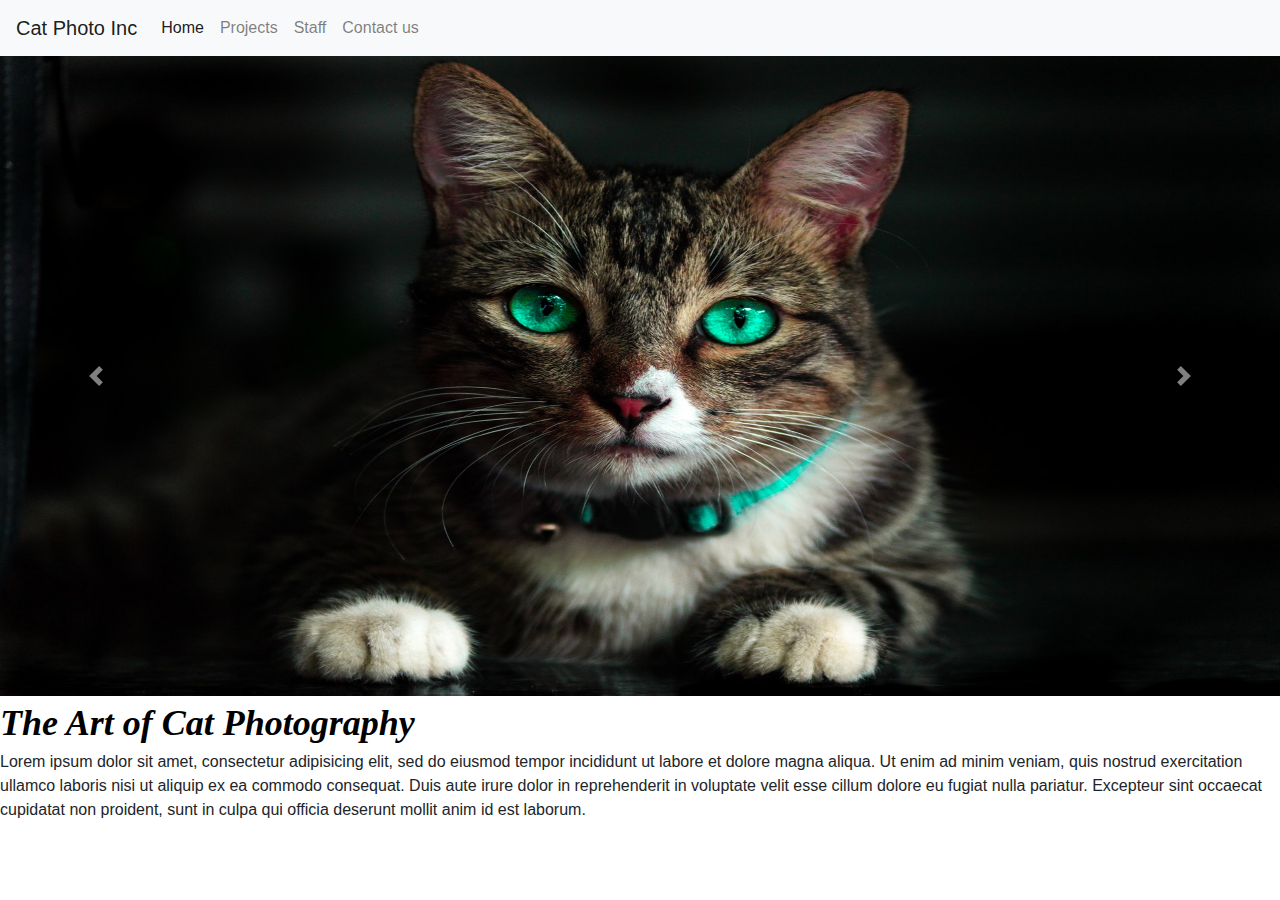
<file: Index.html>
<!doctype html>
<html lang="en">

<head>
  <!-- Required meta tags -->
  <meta charset="utf-8">
  <meta name="viewport" content="width=device-width, initial-scale=1, shrink-to-fit=no">

  <!-- Bootstrap CSS -->
  <link rel="stylesheet" type="text/css" href="stylesheets/main.css">


  <title>Home</title>
</head>

<body>
  <!--Bootstrap navbar-->
  <nav class="navbar sticky-top navbar-expand-lg navbar-light bg-light">
    <a class="navbar-brand" href="#">Cat Photo Inc</a>
    <button class="navbar-toggler" type="button" data-toggle="collapse" data-target="#navbarNav"
    aria-controls="navbarNav" aria-expanded="false" aria-label="Toggle navigation">
    <span class="navbar-toggler-icon"></span>
  </button>
  <div class="collapse navbar-collapse" id="navbarNav">
    <ul class="navbar-nav mr-auto">
      <li class="nav-item active">
        <a class="nav-link disabled" href="index.html" tabindex="-1" aria-disabled="true">Home <span class="sr-only">(current)</span></a>
      </li>
      <li class="nav-item">
        <a class="nav-link" href="Projects.html">Projects</a>
      </li>
      <li class="nav-item">
          <a class="nav-link" href="Staff.html">Staff</a>
      </li>
      <li class="nav-item">
          <a class="nav-link" href="ContactUs.html">Contact us</a>
      </li>
    </ul>
  </div>
</nav>
<main>
  <!--Bootstrap slideshow-->
  <section>
    <div id="catCarousel" class="carousel slide" data-ride="carousel">
      <div class="carousel-inner">
        <div class="carousel-item active">
          <img class="d-block slideshow-width" src="img/adorable-animal-blur-617278.jpg" alt="First slide">
        </div>
        <div class="carousel-item">
          <img class="d-block slideshow-width" src="img/adorable-animal-black-and-white-434034.jpg" alt="Second slide">
        </div>
        <div class="carousel-item">
          <img class="d-block slideshow-width" src="img/abyssinian-cat-adorable-animal-208848.jpg" alt="Third slide">
        </div>
      </div>
      <a class="carousel-control-prev" href="#catCarousel" role="button" data-slide="prev">
        <span class="carousel-control-prev-icon" aria-hidden="true"></span>
        <span class="sr-only">Previous</span>
      </a>
      <a class="carousel-control-next" href="#catCarousel" role="button" data-slide="next">
        <span class="carousel-control-next-icon" aria-hidden="true"></span>
        <span class="sr-only">Next</span>
      </a>
    </div>
  </section>
  <section>
    <div class="home-title">
      The Art of Cat Photography	</div>
      <div>
        Lorem ipsum dolor sit amet, consectetur adipisicing elit, sed do eiusmod
        tempor incididunt ut labore et dolore magna aliqua. Ut enim ad minim veniam,
        quis nostrud exercitation ullamco laboris nisi ut aliquip ex ea commodo
        consequat. Duis aute irure dolor in reprehenderit in voluptate velit esse cillum
        dolore eu fugiat nulla pariatur. Excepteur sint occaecat cupidatat non proident,
        sunt in culpa qui officia deserunt mollit anim id est laborum.
      </div>
    </section>
  </main>
  <script src="js/jquery-3.2.1.slim.min.js"></script>
  <script src="js/popper.min.js"></script>
  <script src="js/bootstrap.min.js"></script>
</body>

</html>
</file>
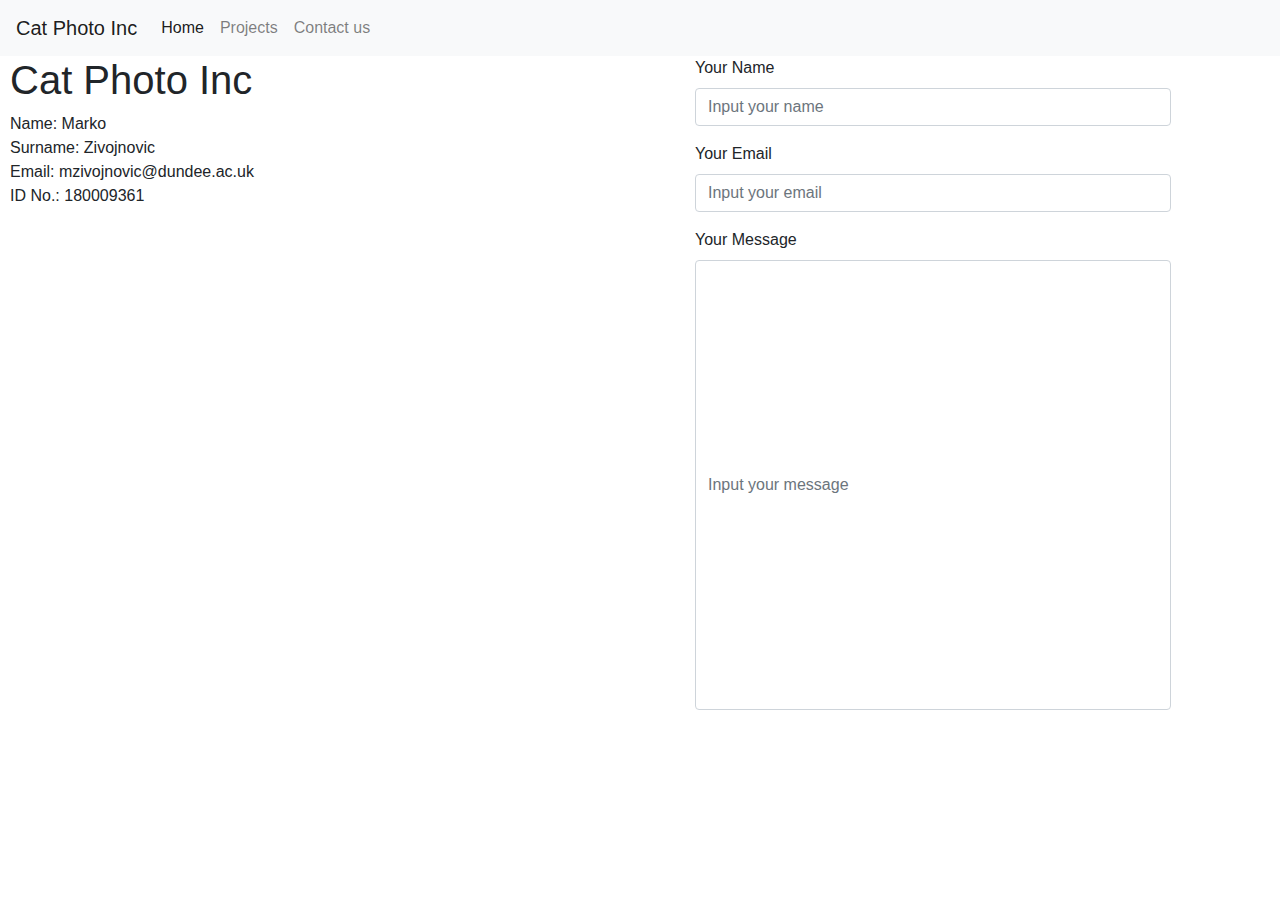
<file: Contact Us.html>
<!doctype html>
<html lang="en">

<head>
  <!-- Required meta tags -->
  <meta charset="utf-8">
  <meta name="viewport" content="width=device-width, initial-scale=1, shrink-to-fit=no">

  <!-- Bootstrap CSS -->
  <link rel="stylesheet" type="text/css" href="stylesheets/main.css">
  <!-- <link rel="stylesheet" href="https://stackpath.bootstrapcdn.com/bootstrap/4.3.1/css/bootstrap.min.css" integrity="sha384-ggOyR0iXCbMQv3Xipma34MD+dH/1fQ784/j6cY/iJTQUOhcWr7x9JvoRxT2MZw1T" crossorigin="anonymous"> -->


  <title>Contact Us</title>
</head>

<body>
  <!--Bootstrap navbar-->
  <nav class="navbar sticky-top navbar-expand-lg navbar-light bg-light">
    <a class="navbar-brand" href="#">Cat Photo Inc</a>
    <button class="navbar-toggler" type="button" data-toggle="collapse" data-target="#navbarNav"
    aria-controls="navbarNav" aria-expanded="false" aria-label="Toggle navigation">
    <span class="navbar-toggler-icon"></span>
  </button>
  <div class="collapse navbar-collapse" id="navbarNav">
    <ul class="navbar-nav mr-auto">
      <li class="nav-item active">
        <a class="nav-link" href="Home.html">Home <span class="sr-only">(current)</span></a>
      </li>
      <li class="nav-item">
        <a class="nav-link" href="Projects.html">Projects</a>
      </li>
      <li class="nav-item">
        <a class="nav-link" href="#">Contact us</a>
      </li>
      <!--
      <li class="nav-item">
      <a class="nav-link disabled" href="#" tabindex="-1" aria-disabled="true">Disabled</a>
    </li>
  -->
</ul>
</div>
</nav>

<main>
  <!--Bootstrap slideshow-->
  <section>
    <div class="contact-container">
      <div class="">
        <h1>Cat Photo Inc</h1>
        <ul>
          <li>Name: Marko</li>
          <li>Surname: Zivojnovic</li>
          <li>Email: mzivojnovic@dundee.ac.uk</li>
          <li>ID No.: 180009361</li>
        </ul>
      </div>
      <div class="">
        <!--Bootstrap form-->
        <form>
          <div class="form-group">
            <label for="nameInput">Your Name</label>
            <input type="text" class="form-control inputSize" id="nameInput" placeholder="Input your name">
          </div>
          <div class="form-group">
            <label for="emailInput">Your Email</label>
            <input type="text" class="form-control inputSize" id="emailInput" placeholder="Input your email">
          </div>
          <div class="form-group">
            <label for="messageInput">Your Message</label>
            <input type="text" class="form-control inputSize" id="messageInput" placeholder="Input your message">
          </div>
        </form>
      </div>
    </div>
  </section>
</main>
<script src="js/jquery-3.2.1.slim.min.js"></script>
<script src="js/popper.min.js"></script>
<script src="js/bootstrap.min.js"></script>
</body>

</html>
</file>
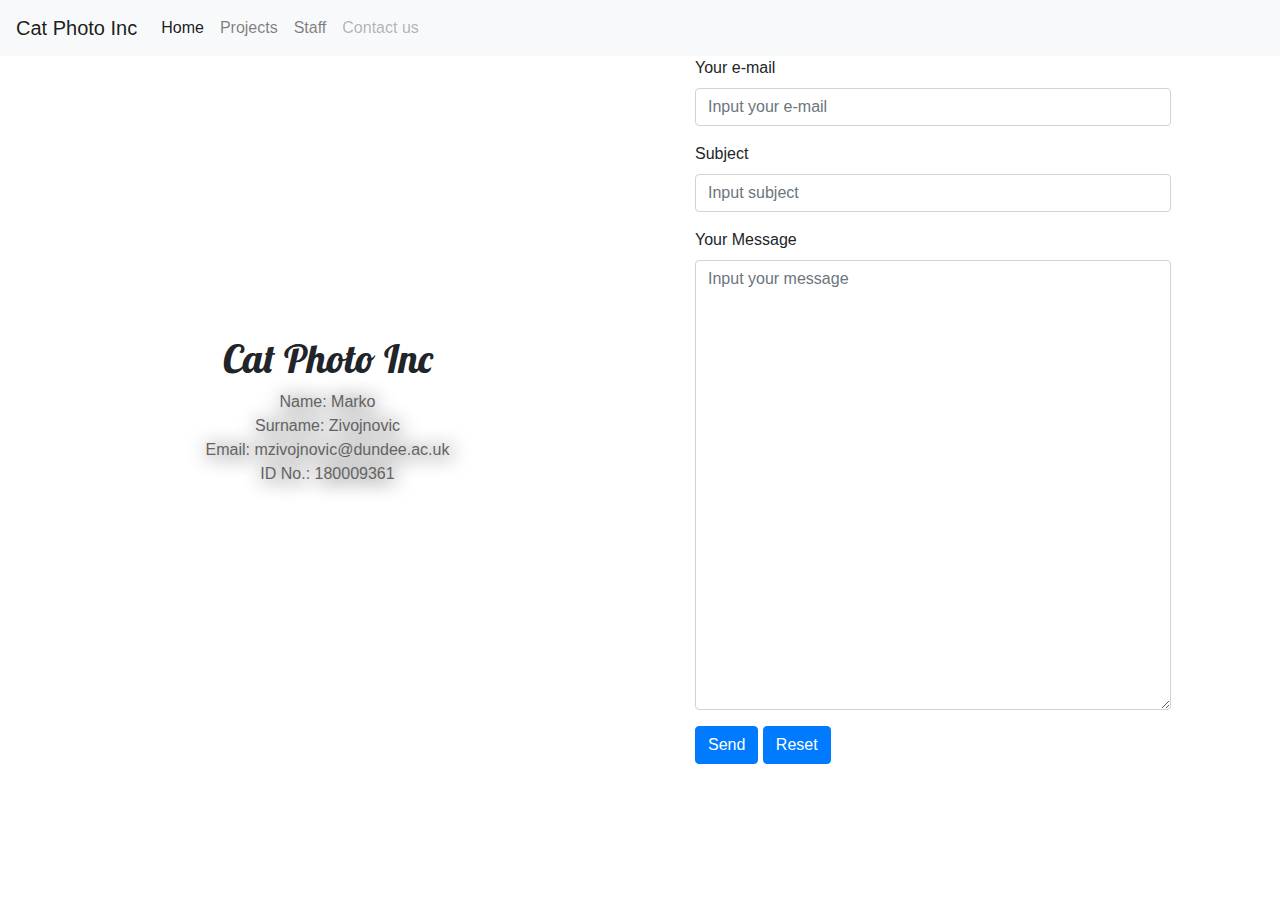
<file: ContactUs.html>
<!doctype html>
<html lang="en">

<head>
  <!-- Required meta tags -->
  <meta charset="utf-8">
  <meta name="viewport" content="width=device-width, initial-scale=1, shrink-to-fit=no">

  <!-- Bootstrap CSS -->
  <link rel="stylesheet" type="text/css" href="stylesheets/main.css">

  <link href="https://fonts.googleapis.com/css?family=Lobster" rel="stylesheet">

  <title>Contact Us</title>
</head>

<body>
  <!--Bootstrap navbar-->
  <nav class="navbar sticky-top navbar-expand-lg navbar-light bg-light">
    <a class="navbar-brand" href="#">Cat Photo Inc</a>
    <button class="navbar-toggler" type="button" data-toggle="collapse" data-target="#navbarNav"
      aria-controls="navbarNav" aria-expanded="false" aria-label="Toggle navigation">
      <span class="navbar-toggler-icon"></span>
    </button>
    <div class="collapse navbar-collapse" id="navbarNav">
      <ul class="navbar-nav mr-auto">
        <li class="nav-item active">
          <a class="nav-link" href="index.html">Home </a>
        </li>
        <li class="nav-item">
          <a class="nav-link" href="Projects.html">Projects</a>
        </li>
        <li class="nav-item">
          <a class="nav-link" href="Staff.html">Staff</a>
        </li>
        <li class="nav-item">
          <a class="nav-link disabled" href="ContactUs.html" tabindex="-1" aria-disabled="true">Contact us<span
              class="sr-only">(current)</span></a>
        </li>
      </ul>
    </div>
  </nav>

<main>
  <!--Bootstrap slideshow-->
  <section>
    <div class="contact-container">
      <div class="contact-heading">
        <div class="cat-center">
          <h1 class="">Cat Photo Inc</h1>
          <ul class="cat-font list-center">
            <li>Name: Marko</li>
            <li>Surname: Zivojnovic</li>
            <li>Email: mzivojnovic@dundee.ac.uk</li>
            <li>ID No.: 180009361</li>
          </ul>
        </div>
      </div>
      <div class="">
        <!--Bootstrap form-->
        <form action="mailto:mzivojnovic@dundee.ac.uk?" method="get" enctype="text/plain">
          <div class="form-group">
            <label for="emailInput">Your e-mail</label>
            <input type="text" class="form-control inputSize" name="cc" id="emailInput" placeholder="Input your e-mail">
          </div>
          <div class="form-group">
            <label for="emailInput">Subject</label>
            <input type="text" class="form-control inputSize" name="subject" id="emailInput" placeholder="Input subject">
          </div>
          <div class="form-group">
            <label for="messageInput">Your Message</label>
            <textarea class="form-control inputSize" name="body" id="messageInput" placeholder="Input your message"></textarea>
            <!-- <input type="text" class="form-control inputSize" name="body" id="messageInput"
              placeholder="Input your message"> -->
          </div>
          <button type="submit" class="btn btn-primary">Send</button>
          <button type="reset" class="btn btn-primary">Reset</button>
        </form>
      </div>
    </div>
  </section>
</main>
<script src="js/jquery-3.2.1.slim.min.js"></script>
<script src="js/popper.min.js"></script>
<script src="js/bootstrap.min.js"></script>
</body>

</html>
</file>
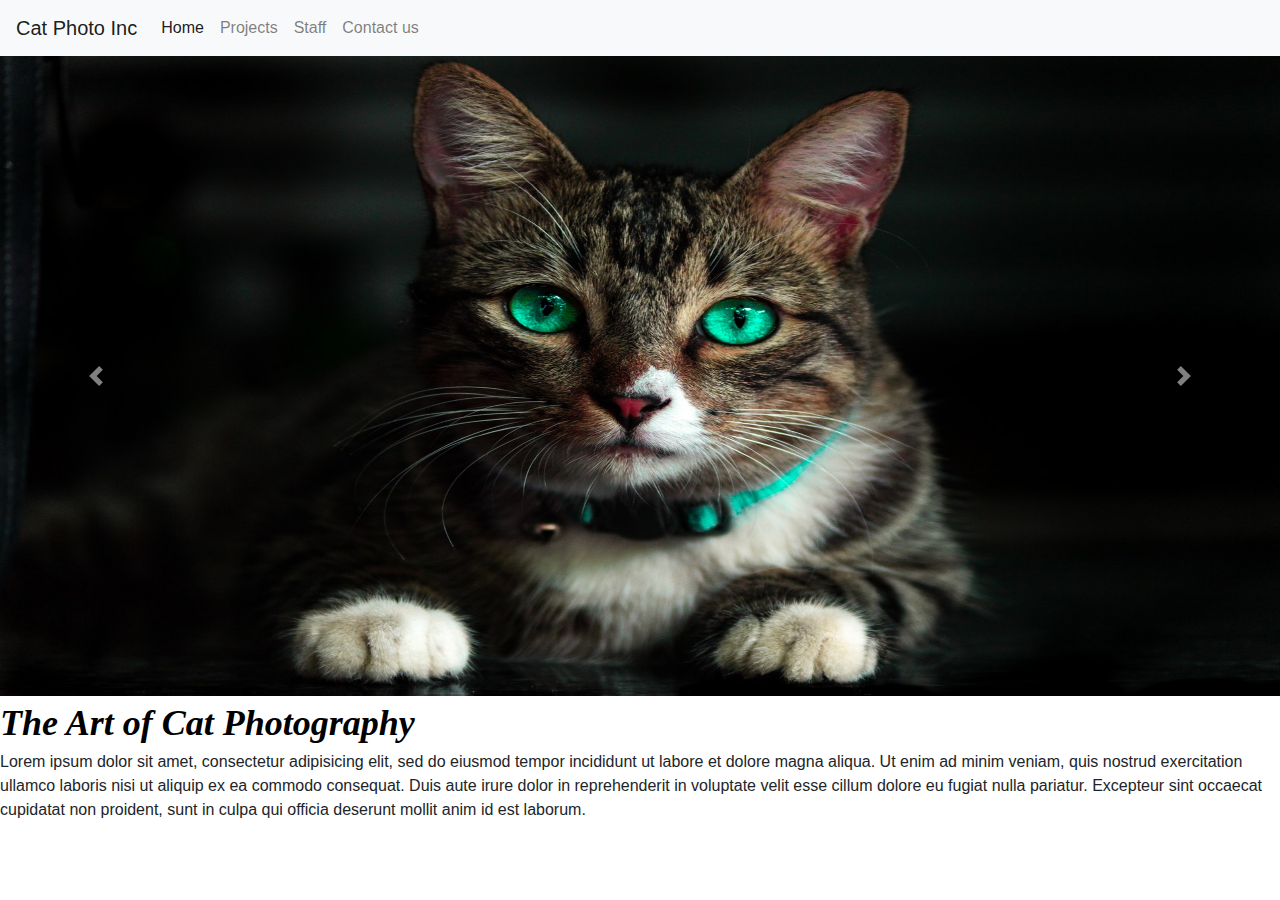
<file: Home.html>
<!doctype html>
<html lang="en">

<head>
  <!-- Required meta tags -->
  <meta charset="utf-8">
  <meta name="viewport" content="width=device-width, initial-scale=1, shrink-to-fit=no">

  <!-- Bootstrap CSS -->
  <link rel="stylesheet" type="text/css" href="stylesheets/main.css">


  <title>Home</title>
</head>

<body>
  <!--Bootstrap navbar-->
  <nav class="navbar sticky-top navbar-expand-lg navbar-light bg-light">
    <a class="navbar-brand" href="#">Cat Photo Inc</a>
    <button class="navbar-toggler" type="button" data-toggle="collapse" data-target="#navbarNav"
    aria-controls="navbarNav" aria-expanded="false" aria-label="Toggle navigation">
    <span class="navbar-toggler-icon"></span>
  </button>
  <div class="collapse navbar-collapse" id="navbarNav">
    <ul class="navbar-nav mr-auto">
      <li class="nav-item active">
        <a class="nav-link disabled" href="Home.html" tabindex="-1" aria-disabled="true">Home <span class="sr-only">(current)</span></a>
      </li>
      <li class="nav-item">
        <a class="nav-link" href="Projects.html">Projects</a>
      </li>
      <li class="nav-item">
          <a class="nav-link" href="Staff.html">Staff</a>
      </li>
      <li class="nav-item">
          <a class="nav-link" href="ContactUs.html">Contact us</a>
      </li>
    </ul>
  </div>
</nav>
<main>
  <!--Bootstrap slideshow-->
  <section>
    <div id="catCarousel" class="carousel slide" data-ride="carousel">
      <div class="carousel-inner">
        <div class="carousel-item active">
          <img class="d-block slideshow-width" src="img/adorable-animal-blur-617278.jpg" alt="First slide">
        </div>
        <div class="carousel-item">
          <img class="d-block slideshow-width" src="img/adorable-animal-black-and-white-434034.jpg" alt="Second slide">
        </div>
        <div class="carousel-item">
          <img class="d-block slideshow-width" src="img/abyssinian-cat-adorable-animal-208848.jpg" alt="Third slide">
        </div>
      </div>
      <a class="carousel-control-prev" href="#catCarousel" role="button" data-slide="prev">
        <span class="carousel-control-prev-icon" aria-hidden="true"></span>
        <span class="sr-only">Previous</span>
      </a>
      <a class="carousel-control-next" href="#catCarousel" role="button" data-slide="next">
        <span class="carousel-control-next-icon" aria-hidden="true"></span>
        <span class="sr-only">Next</span>
      </a>
    </div>
  </section>
  <section>
    <div class="home-title">
      The Art of Cat Photography	</div>
      <div>
        Lorem ipsum dolor sit amet, consectetur adipisicing elit, sed do eiusmod
        tempor incididunt ut labore et dolore magna aliqua. Ut enim ad minim veniam,
        quis nostrud exercitation ullamco laboris nisi ut aliquip ex ea commodo
        consequat. Duis aute irure dolor in reprehenderit in voluptate velit esse cillum
        dolore eu fugiat nulla pariatur. Excepteur sint occaecat cupidatat non proident,
        sunt in culpa qui officia deserunt mollit anim id est laborum.
      </div>
    </section>
  </main>
  <script src="js/jquery-3.2.1.slim.min.js"></script>
  <script src="js/popper.min.js"></script>
  <script src="js/bootstrap.min.js"></script>
</body>

</html>
</file>
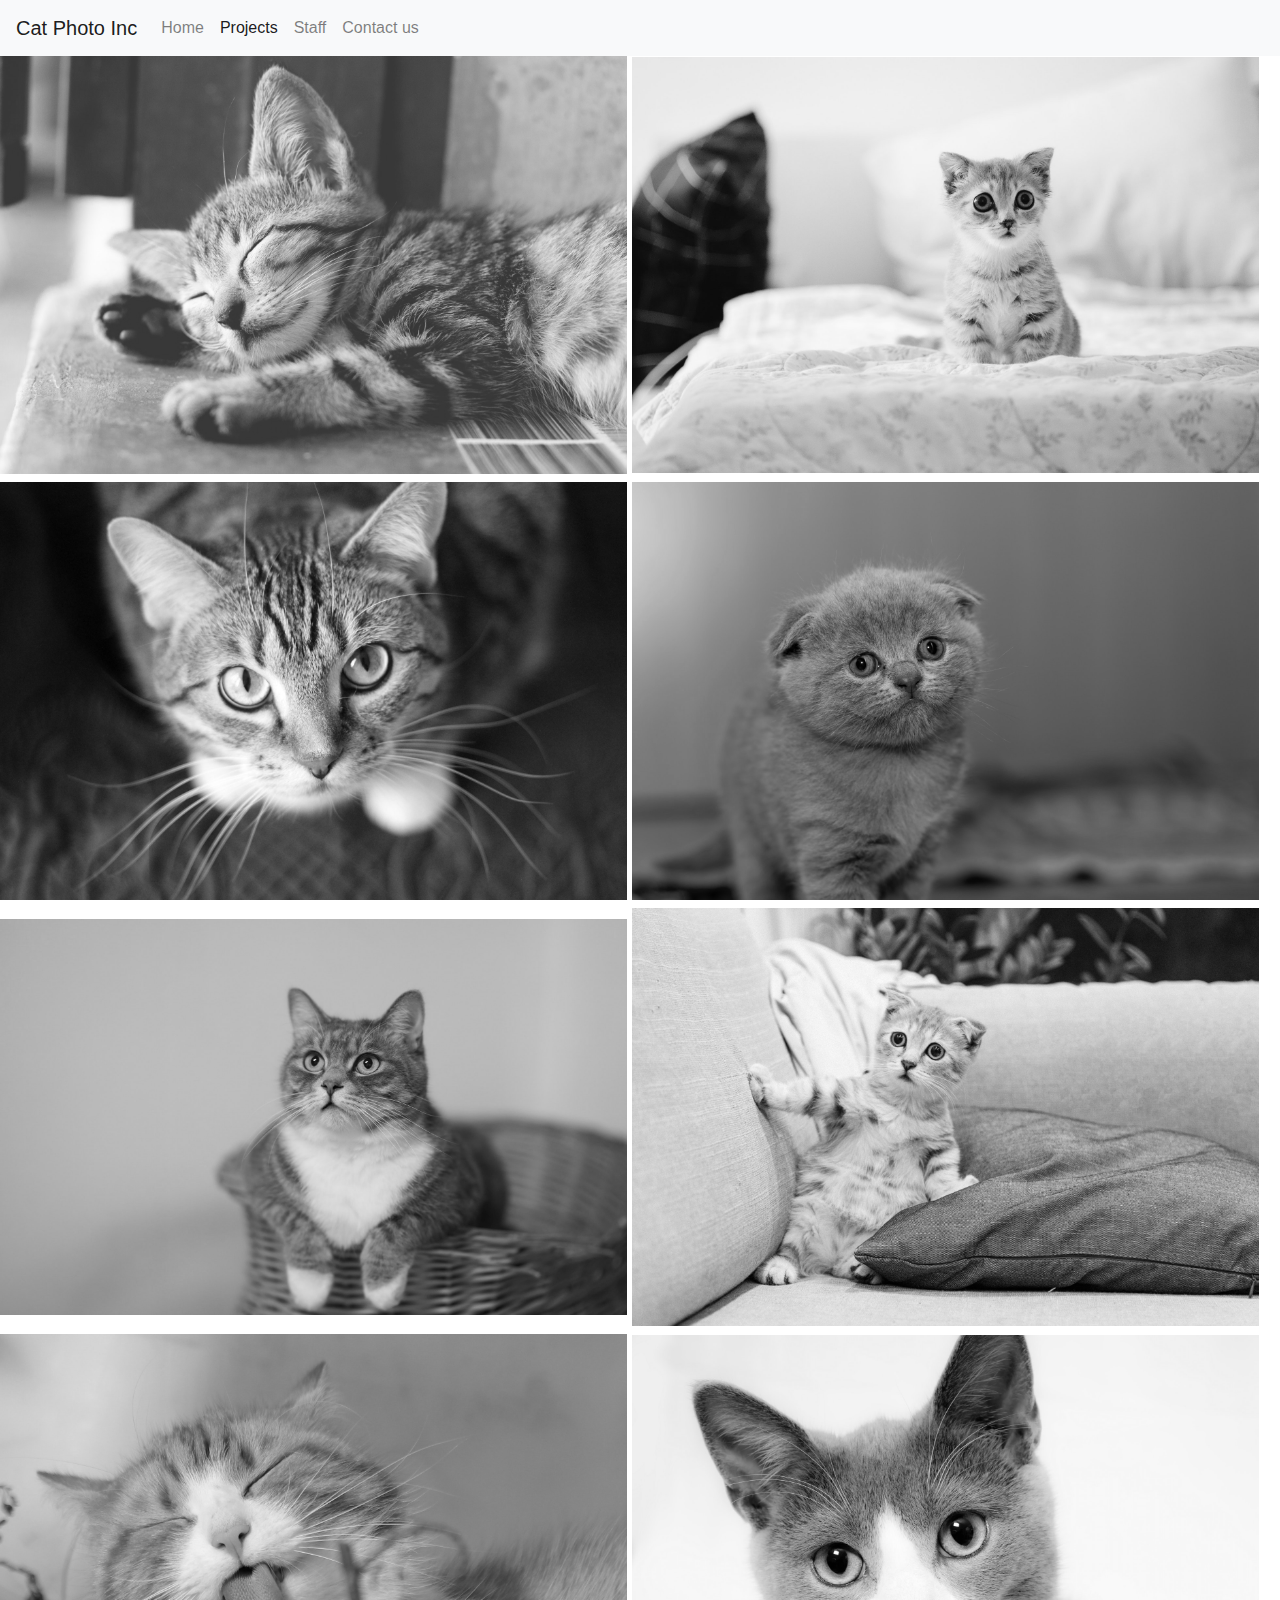
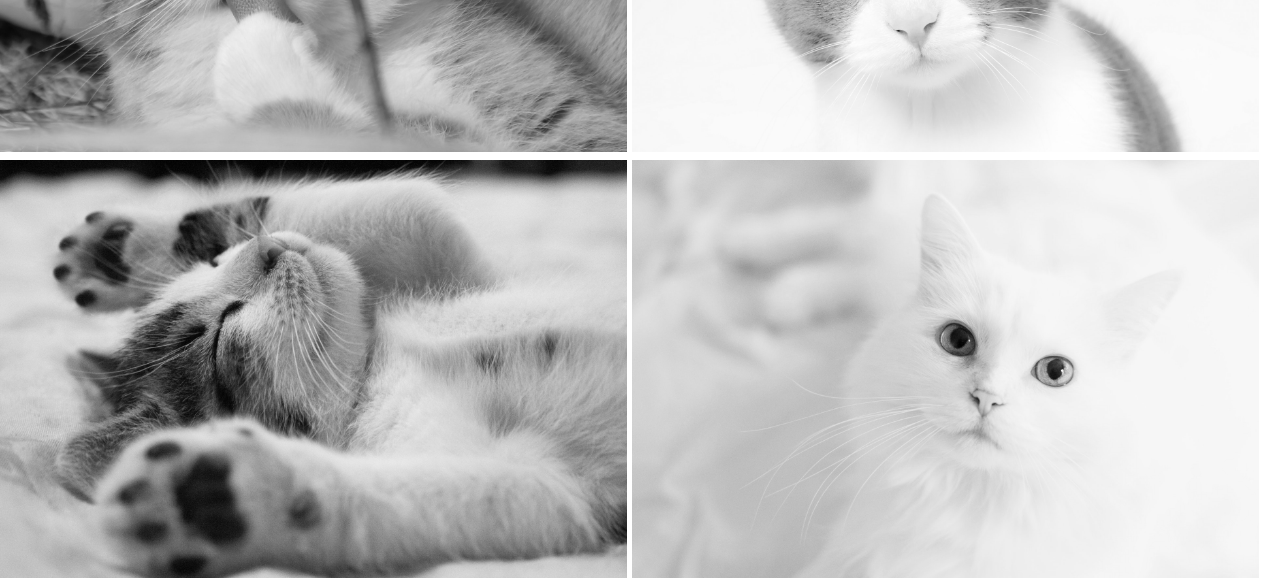
<file: Projects.html>
<!doctype html>
<html lang="en">

<head>
  <!-- Required meta tags -->
  <meta charset="utf-8">
  <meta name="viewport" content="width=device-width, initial-scale=1, shrink-to-fit=no">

  <!-- Bootstrap CSS -->
  <link rel="stylesheet" type="text/css" href="stylesheets/main.css">


  <title>Projects</title>
</head>

<body>
  <!--Bootstrap navbar-->
  <nav class="navbar sticky-top navbar-expand-lg navbar-light bg-light">
    <a class="navbar-brand" href="#">Cat Photo Inc</a>
    <button class="navbar-toggler" type="button" data-toggle="collapse" data-target="#navbarNav"
    aria-controls="navbarNav" aria-expanded="false" aria-label="Toggle navigation">
    <span class="navbar-toggler-icon"></span>
  </button>
  <div class="collapse navbar-collapse" id="navbarNav">
    <ul class="navbar-nav mr-auto">
      <li class="nav-item">
        <a class="nav-link" href="index.html">Home</a>
      </li>
      <li class="nav-item active">
        <a class="nav-link disabled" href="Projects.html" tabindex="-1" aria-disabled="true">Projects<span class="sr-only">(current)</span></a>
      </li>
      <li class="nav-item">
          <a class="nav-link" href="Staff.html">Staff</a>
      </li>
      <li class="nav-item">
        <a class="nav-link" href="ContactUs.html">Contact us</a>
      </li>
    </ul>
  </div>
</nav>

<main>
  <!--Bootstrap slideshow-->
  <section>
    <div class="vw-100 h-auto">
      <img class="cat-size" src="img/Projects/adorable-animal-animal-photography-1056251.jpg" alt="Cat-pic">
      <img class="cat-size" src="img/Projects/adorable-animal-bed-2061057.jpg" alt="Cat-pic">
    </div>
    <div class="vw-100 h-auto">
      <img class="cat-size" src="img/Projects/adorable-animal-cat-20787.jpg" alt="Cat-pic">
      <img class="cat-size" src="img/Projects/adorable-animal-cat-127028.jpg" alt="Cat-pic">
    </div>
    <div class="vw-100 h-auto">
      <img class="cat-size" src="img/Projects/adorable-animal-cat-1543793.jpg" alt="Cat-pic">
      <img class="cat-size" src="img/Projects/adorable-animal-cat-2194261.jpg" alt="Cat-pic">
    </div>
    <div class="vw-100 h-auto">
      <img class="cat-size" src="img/Projects/animal-animal-photography-cat-57416.jpg" alt="Cat-pic">
      <img class="cat-size" src="img/Projects/animal-animal-photography-cat-104827.jpg" alt="Cat-pic">
    </div>
    <div class="vw-100 h-auto">
      <img class="cat-size" src="img/Projects/animal-cat-face-close-up-416160.jpg" alt="Cat-pic">
      <img class="cat-size" src="img/Projects/animal-cat-curiosity-1084425.jpg" alt="Cat-pic">
    </div>
  </section>
</main>
<script src="js/jquery-3.2.1.slim.min.js"></script>
<script src="js/popper.min.js"></script>
<script src="js/bootstrap.min.js"></script>
</body>

</html>
</file>
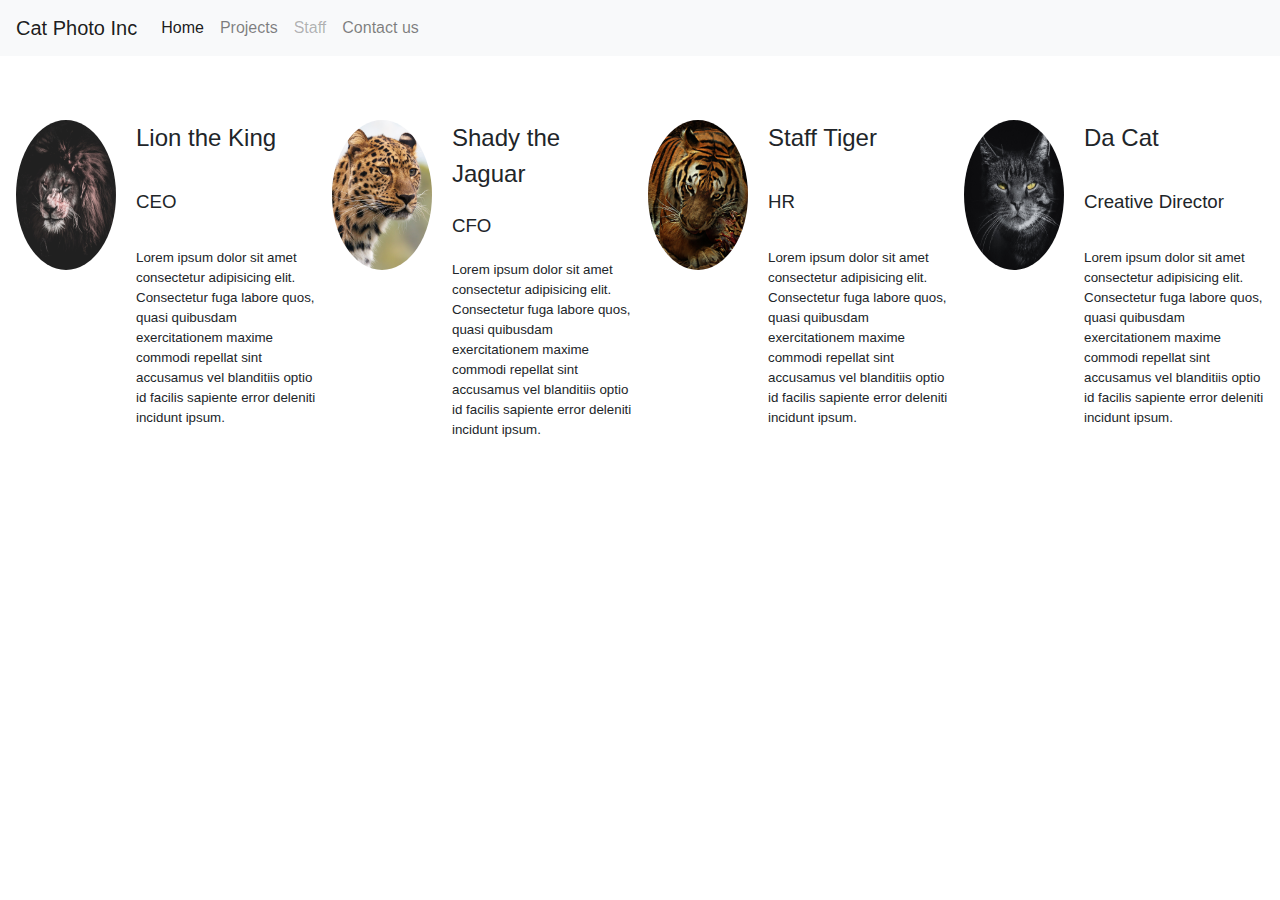
<file: Staff.html>
<!doctype html>
<html lang="en">

<head>
  <!-- Required meta tags -->
  <meta charset="utf-8">
  <meta name="viewport" content="width=device-width, initial-scale=1, shrink-to-fit=no">

  <!-- Bootstrap CSS -->
  <link rel="stylesheet" type="text/css" href="stylesheets/main.css">

  <title>Staff</title>
</head>

<body>
  <!--Bootstrap navbar-->
  <nav class="navbar sticky-top navbar-expand-lg navbar-light bg-light">
    <a class="navbar-brand" href="#">Cat Photo Inc</a>
    <button class="navbar-toggler" type="button" data-toggle="collapse" data-target="#navbarNav"
      aria-controls="navbarNav" aria-expanded="false" aria-label="Toggle navigation">
      <span class="navbar-toggler-icon"></span>
    </button>
    <div class="collapse navbar-collapse" id="navbarNav">
      <ul class="navbar-nav mr-auto">
        <li class="nav-item active">
          <a class="nav-link" href="index.html">Home </a>
        </li>
        <li class="nav-item">
          <a class="nav-link" href="Projects.html">Projects</a>
        </li>
        <li class="nav-item">
          <a class="nav-link disabled" href="Staff.html" tabindex="-1" aria-disabled="true">Staff<span
              class="sr-only">(current)</span></a>
        </li>
        <li class="nav-item">
          <a class="nav-link" href="ContactUs.html">Contact us</a>
        </li>
      </ul>
    </div>
  </nav>

<main>
  <section>
    <div class="staff-flex-container">
      <div class="staff-card-container">
        <div class="staff-photo-container"><img class="staff-photo" src="img/staff/ceo.jpg"></div>
        <div class="staff-card-name">Lion the King</div>
        <div class="staff-card-title">CEO</div>
        <div class="staff-card-bio">
          Lorem ipsum dolor sit amet consectetur adipisicing elit. Consectetur fuga labore quos, quasi quibusdam
          exercitationem maxime commodi repellat sint accusamus vel blanditiis optio id facilis sapiente error
          deleniti incidunt ipsum.
        </div>
      </div>
      <div class="staff-card-container">
        <div class="staff-photo-container"><img class="staff-photo" src="img/staff/cfo.jpg"></div>
        <div class="staff-card-name">Shady the Jaguar</div>
        <div class="staff-card-title">CFO</div>
        <div class="staff-card-bio">
          Lorem ipsum dolor sit amet consectetur adipisicing elit. Consectetur fuga labore quos, quasi quibusdam
          exercitationem maxime commodi repellat sint accusamus vel blanditiis optio id facilis sapiente error
          deleniti incidunt ipsum.
        </div>
      </div>
      <div class="staff-card-container">
        <div class="staff-photo-container"><img class="staff-photo" src="img/staff/hr.jpg"></div>
        <div class="staff-card-name">Staff Tiger</div>
        <div class="staff-card-title">HR</div>
        <div class="staff-card-bio">
          Lorem ipsum dolor sit amet consectetur adipisicing elit. Consectetur fuga labore quos, quasi quibusdam
          exercitationem maxime commodi repellat sint accusamus vel blanditiis optio id facilis sapiente error
          deleniti incidunt ipsum.
        </div>
      </div>
      <div class="staff-card-container">
        <div class="staff-photo-container"><img class="staff-photo" src="img/staff/creative director.jpg"></div>
        <div class="staff-card-name">Da Cat</div>
        <div class="staff-card-title">Creative Director</div>
        <div class="staff-card-bio">
          Lorem ipsum dolor sit amet consectetur adipisicing elit. Consectetur fuga labore quos, quasi quibusdam
          exercitationem maxime commodi repellat sint accusamus vel blanditiis optio id facilis sapiente error
          deleniti incidunt ipsum.
        </div>
      </div>
    </div>
    </section>
  </main>
  <script src="js/jquery-3.2.1.slim.min.js"></script>
  <script src="js/popper.min.js"></script>
  <script src="js/bootstrap.min.js"></script>
  </body>

  </html>
</file>
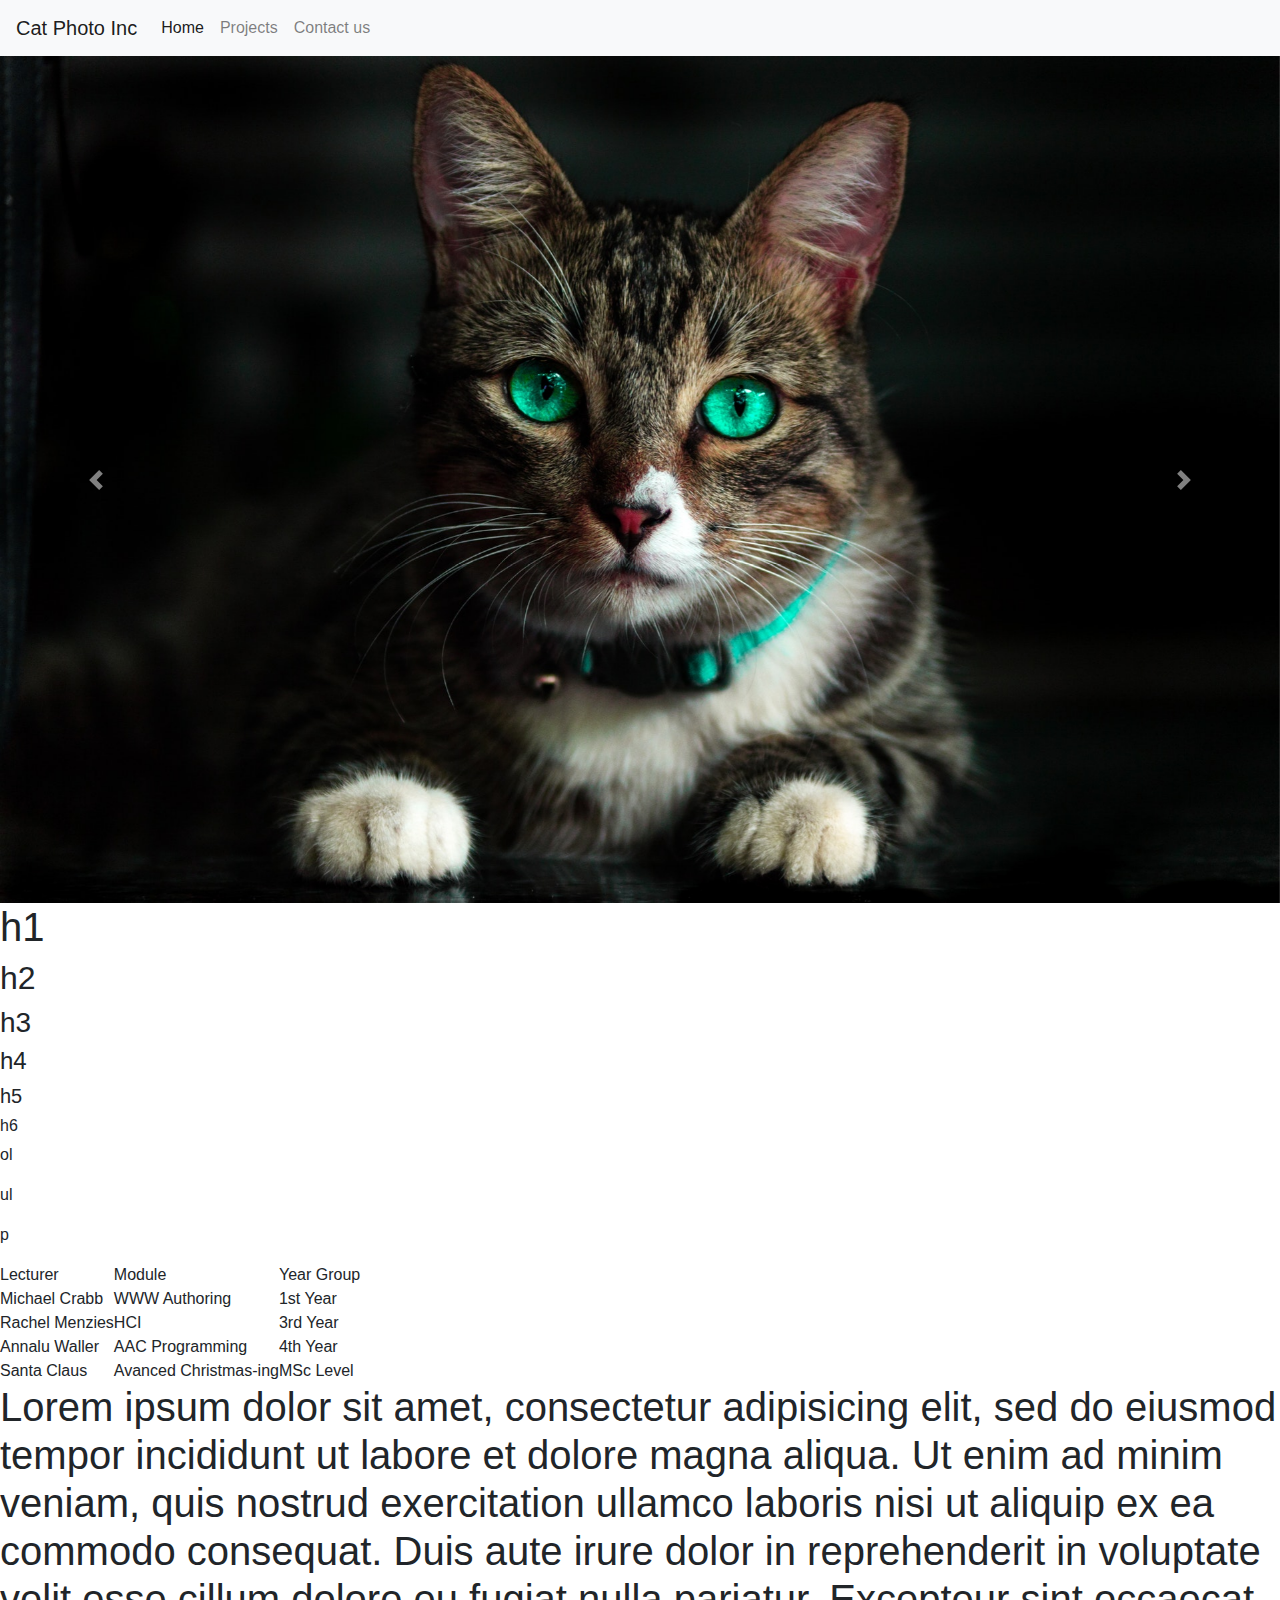
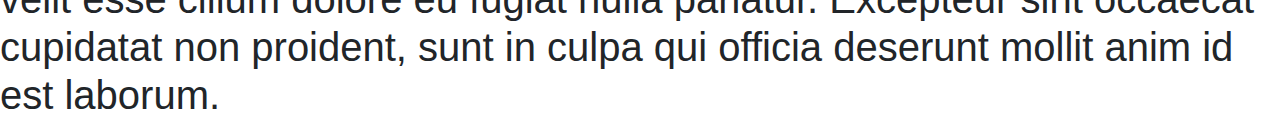
<file: Template.html>
<!doctype html>
<html lang="en">

<head>
  <!-- Required meta tags -->
  <meta charset="utf-8">
  <meta name="viewport" content="width=device-width, initial-scale=1, shrink-to-fit=no">

  <!-- Bootstrap CSS -->
  <link rel="stylesheet" type="text/css" href="stylesheets/main.css">
  <!-- <link rel="stylesheet" href="https://stackpath.bootstrapcdn.com/bootstrap/4.3.1/css/bootstrap.min.css" integrity="sha384-ggOyR0iXCbMQv3Xipma34MD+dH/1fQ784/j6cY/iJTQUOhcWr7x9JvoRxT2MZw1T" crossorigin="anonymous"> -->


  <title> Template TEST </title>
</head>

<body>
  <!--Bootstrap navbar-->
  <nav class="navbar sticky-top navbar-expand-lg navbar-light bg-light">
    <a class="navbar-brand" href="#">Cat Photo Inc</a>
    <button class="navbar-toggler" type="button" data-toggle="collapse" data-target="#navbarNav"
    aria-controls="navbarNav" aria-expanded="false" aria-label="Toggle navigation">
    <span class="navbar-toggler-icon"></span>
  </button>
  <div class="collapse navbar-collapse" id="navbarNav">
    <ul class="navbar-nav mr-auto">
      <li class="nav-item active">
        <a class="nav-link" href="index.html">Home <span class="sr-only">(current)</span></a>
      </li>
      <li class="nav-item">
        <a class="nav-link" href="Projects.html">Projects</a>
      </li>
      <li class="nav-item">
        <a class="nav-link" href="#">Contact us</a>
      </li>
      <!--
      <li class="nav-item">
      <a class="nav-link disabled" href="#" tabindex="-1" aria-disabled="true">Disabled</a>
    </li>
  -->
</ul>
</div>
</nav>

<main>
  <!--Bootstrap slideshow-->
  <section>
      <div id="catCarousel" class="carousel slide" data-ride="carousel">
          <div class="carousel-inner">
            <div class="carousel-item active">
              <img class="d-block w-100" src="img/adorable-animal-blur-617278.jpg" alt="First slide">
            </div>
            <div class="carousel-item">
              <img class="d-block w-100" src="img/adorable-animal-black-and-white-434034.jpg" alt="Second slide">
            </div>
            <div class="carousel-item">
              <img class="d-block w-100" src="img/abyssinian-cat-adorable-animal-208848.jpg" alt="Third slide">
            </div>
          </div>
          <a class="carousel-control-prev" href="#catCarousel" role="button" data-slide="prev">
            <span class="carousel-control-prev-icon" aria-hidden="true"></span>
            <span class="sr-only">Previous</span>
          </a>
          <a class="carousel-control-next" href="#catCarousel" role="button" data-slide="next">
            <span class="carousel-control-next-icon" aria-hidden="true"></span>
            <span class="sr-only">Next</span>
          </a>
        </div>
  </section>
  <section>
    <h1> h1 </h1>
    <h2> h2 </h2>
    <h3> h3 </h3>
    <h4> h4 </h4>
    <h5> h5 </h5>
    <h6> h6 </h6>
  </section>
  <section>
    <ol>
      <li> ol </li>
    </ol>
    <ul>
      <li> ul </li>
    </ul>
    <p> p </p>
  </section>
  <section>
    <table>
      <tr>
        <th>Lecturer</th>
        <th>Module</th>
        <th>Year Group</th>
      </tr>
      <tr>
        <td>Michael Crabb</td>
        <td>WWW Authoring</td>
        <td>1st Year</td>
      </tr>
      <tr>
        <td>Rachel Menzies</td>
        <td>HCI</td>
        <td>3rd Year</td>
      </tr>
      <tr>
        <td>Annalu Waller</td>
        <td>AAC Programming</td>
        <td>4th Year</td>
      </tr>
      <tr>
        <td>Santa Claus</td>
        <td>Avanced Christmas-ing</td>
        <td>MSc Level</td>
      </tr>
    </table>
  </section>
  <section>
    <h1>Lorem ipsum dolor sit amet, consectetur adipisicing elit, sed do eiusmod
      tempor incididunt ut labore et dolore magna aliqua. Ut enim ad minim veniam,
      quis nostrud exercitation ullamco laboris nisi ut aliquip ex ea commodo
      consequat. Duis aute irure dolor in reprehenderit in voluptate velit esse cillum
      dolore eu fugiat nulla pariatur. Excepteur sint occaecat cupidatat non proident,
      sunt in culpa qui officia deserunt mollit anim id est laborum.</h1>
    </section>
  </main>
  <script src="js/jquery-3.2.1.slim.min.js"></script>
  <script src="js/popper.min.js"></script>
  <script src="js/bootstrap.min.js"></script
  </body>

  </html>
</file>
<file: stylesheets/main.css>
/* Bootstrap CSS */
@import url("base/reset.css");
@import url("vendors/bootstrap.css");
@import url("base/typography.css");
@import url("layout/alignment.css");
@import url("pages/contactUs.css");
@import url("pages/staff.css");
@import url("pages/projects.css");
@import url("pages/home.css");
</file>
